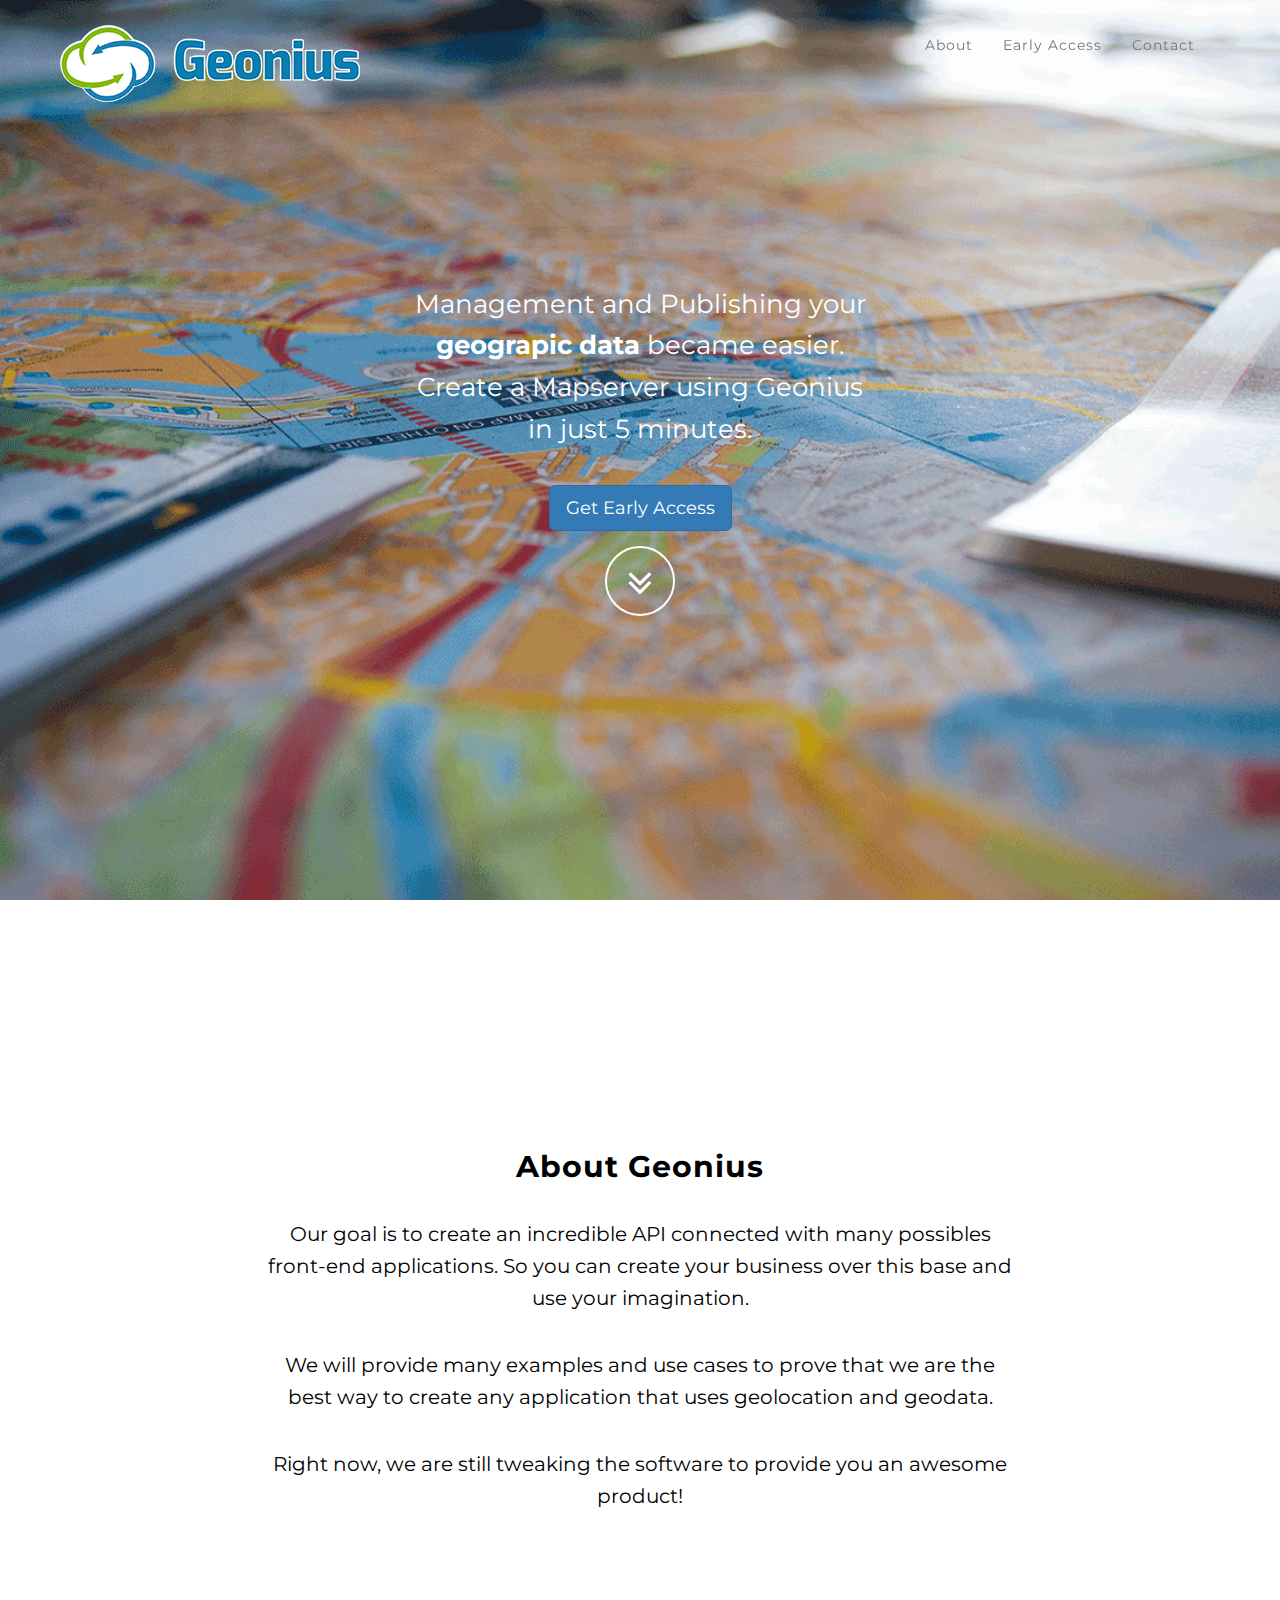
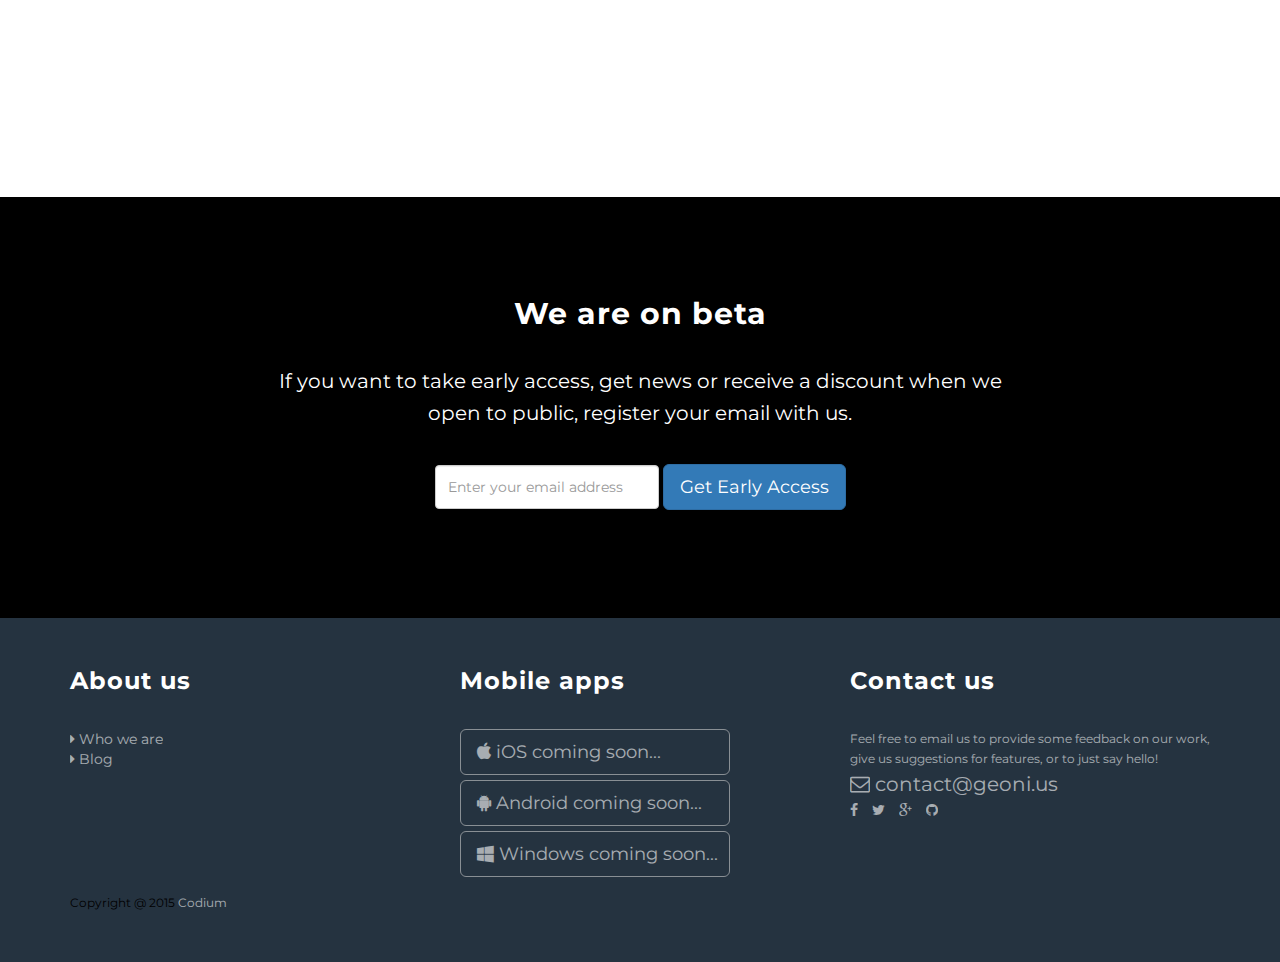
<file: old/index.html>
<!DOCTYPE html>
<html lang="en">

<head>

    <meta charset="utf-8">
    <meta http-equiv="X-UA-Compatible" content="IE=edge">
    <meta name="viewport" content="width=device-width, initial-scale=1">
    <meta name="description" content="">
    <meta name="author" content="">

    <title>Geonius</title>

    <!-- Bootstrap Core CSS -->
    <link href="css/bootstrap.min.css" rel="stylesheet">

    <!-- Custom CSS -->
    <link href="css/styles.css" rel="stylesheet">

    <!-- Custom Fonts -->
    <link href="font-awesome/css/font-awesome.min.css" rel="stylesheet" type="text/css">
    <link href="http://fonts.googleapis.com/css?family=Montserrat:400,700" rel="stylesheet" type="text/css">

    <!-- HTML5 Shim and Respond.js IE8 support of HTML5 elements and media queries -->
    <!-- WARNING: Respond.js doesn't work if you view the page via file:// -->
    <!--[if lt IE 9]>
        <script src="https://oss.maxcdn.com/libs/html5shiv/3.7.0/html5shiv.js"></script>
        <script src="https://oss.maxcdn.com/libs/respond.js/1.4.2/respond.min.js"></script>
    <![endif]-->

</head>

<body id="page-top" data-spy="scroll" data-target=".navbar-fixed-top">
    <script>
      (function(i,s,o,g,r,a,m){i['GoogleAnalyticsObject']=r;i[r]=i[r]||function(){
      (i[r].q=i[r].q||[]).push(arguments)},i[r].l=1*new Date();a=s.createElement(o),
      m=s.getElementsByTagName(o)[0];a.async=1;a.src=g;m.parentNode.insertBefore(a,m)
      })(window,document,'script','//www.google-analytics.com/analytics.js','ga');

      ga('create', 'UA-61591142-1', 'auto');
      ga('send', 'pageview');

    </script>
    <!-- Navigation -->
    <nav class="navbar navbar-custom navbar-fixed-top" role="navigation">
        <div class="container">
            <div class="navbar-header">
                <button type="button" class="navbar-toggle" data-toggle="collapse" data-target=".navbar-main-collapse">
                    <i class="fa fa-bars"></i>
                </button>
                <a class="navbar-brand page-scroll" href="#page-top">
                    <img src="img/logo-300.png" alt="Geonius">
                </a>
            </div>

            <!-- Collect the nav links, forms, and other content for toggling -->
            <div class="collapse navbar-collapse navbar-right navbar-main-collapse">
                <ul class="nav navbar-nav">
                    <!-- Hidden li included to remove active class from about link when scrolled up past about section -->
                    <li class="hidden">
                        <a href="#page-top"></a>
                    </li>
                    <li>
                        <a class="page-scroll" href="#about">About</a>
                    </li>
                    <li>
                        <a class="page-scroll" href="#earlyaccess">Early Access</a>
                    </li>
                    <li>
                        <a class="page-scroll" href="#contact">Contact</a>
                    </li>
                </ul>
            </div>
            <!-- /.navbar-collapse -->
        </div>
        <!-- /.container -->
    </nav>

    <!-- Intro Header -->
    <header class="intro">
        <div class="intro-body">
            <div class="container">
                <div class="row">
                    <div class="col-md-8 col-md-offset-2">
                        <p class="intro-text">Management and Publishing your <br><b>geograpic data</b> became easier.<br>
                            Create a Mapserver using Geonius<br>in just 5 minutes.</p>
                        <a href="#earlyaccess" class="btn btn-primary btn-lg">Get Early Access</a><br>
                        <a href="#about" class="btn btn-circle page-scroll">
                            <i class="fa fa-angle-double-down animated"></i>
                        </a>
                    </div>
                </div>
            </div>
        </div>
    </header>

    <!-- About Section -->
    <section id="about" class="container content-section text-center">
        <div class="row">
            <div class="col-lg-8 col-lg-offset-2">
                <h2 style="color: #000;">About Geonius</h2>
                <p>Our goal is to create an incredible API connected with many possibles front-end applications. So you can create your business over this base and use your imagination.</p>
                <p>We will provide many examples and use cases to prove that we are the best way to create any application that uses geolocation and geodata.</p>
                <p>Right now, we are still tweaking the software to provide you an awesome product!</p>
            </div>
        </div>
    </section>

    <!-- earlyaccess Section -->
    <section id="earlyaccess" class="content-section text-center">
        <div class="earlyaccess-section">
            <div class="container">
                <div class="col-lg-8 col-lg-offset-2">
                    <h2>We are on beta</h2>
                    <p>If you want to take early access, get news or receive a discount when we open to public, register your email with us.</p>
                    <form class="signup-form navbar-form" action="//obanzo.us3.list-manage.com/subscribe/post?u=b7a7da161caf51acefacabe6e&amp;id=9b988d3ab6" method="POST" accept-charset="utf-8">
                        <div class="form-group">
                            <input type="text" name="EMAIL" id="mce-EMAIL" placeholder="Enter your email address" class="form-control" required>
                            <div style="position: absolute; left: -5000px;"><input type="text" name="b_b7a7da161caf51acefacabe6e_9b988d3ab6" tabindex="-1" value=""></div>
                        </div>   
                        <button class="btn btn-primary btn-lg" type="submit">Get Early Access</button>
                    </form>
                </div>
            </div>
        </div>
    </section>

    <footer id="contact" class="footer">
        <div class="footer-content">
            <div class="container">
                <div class="row">
                    <div class="footer-col links col-md-4 col-sm-4 col-xs-12">
                        <div class="footer-col-inner">
                            <h3 class="title">About us</h3>
                            <ul class="list-unstyled">
                                <li><a href="http://codium.com.br/"><i class="fa fa-caret-right"></i> Who we are</a></li>
                                <li><a href="#"><i class="fa fa-caret-right"></i> Blog</a></li>
                            </ul>
                        </div><!--//footer-col-inner-->
                    </div><!--//foooter-col-->
                    
                    <div class="footer-col download col-md-4 col-sm-4 col-xs-12">
                        <div class="footer-col-inner">
                            <h3 class="title">Mobile apps</h3>
                            <ul class="list-unstyled download-list">
                                <li><a href="#" class="btn btn-lg btn-default btn-ghost"><i class="fa fa-apple"></i><span class="text"> iOS coming soon...</span> </a></li>
                                <li><a href="#" class="btn btn-lg btn-default btn-ghost"><i class="fa fa-android"></i><span class="text"> Android coming soon...</span></a></li>
                                <li><a href="#" class="btn btn-lg btn-default btn-ghost"><i class="fa fa-windows"></i><span class="text"> Windows coming soon...</span></a></li>
                            </ul>
                        </div><!--//footer-col-inner-->
                    </div><!--//download-->
                    <div class="footer-col contact col-md-4 col-sm-4 col-xs-12">
                        <div class="footer-col-inner">
                            <h3 class="title">Contact us</h3>
                            <p class="adr clearfix">
                            <p style="font-size: 12px;color: #fff;opacity: 0.6;">Feel free to email us to provide some feedback on our work, give us suggestions for features, or to just say hello!</p>
                            <p class="email"><i class="fa fa-envelope-o" style="color: #fff;opacity: 0.6;"></i><a href="#"> contact@geoni.us</a></p>

                            <ul class="social list-inline">
                                <li><a target="_blank" href="https://www.facebook.com/geoniusmap"><i class="fa fa-facebook"></i></a></li>
                                <li><a target="_blank" href="https://twitter.com/geoniusmap"><i class="fa fa-twitter"></i></a></li>
                                <li><a target="_blank" href="https://plus.google.com/u/0/b/112946106736000483665/112946106736000483665"><i class="fa fa-google-plus"></i></a></li>
                                <li><a target="_blank" href="https://github.com/geonius"><i class="fa fa-github"></i></a></li>
                            </ul>
                        </div><!--//footer-col-inner-->
                    </div><!--//contact-->
                </div>
            </div><!--//container-->
        </div><!--//footer-content-->
        <div class="bottom-bar">
            <div class="container">
                <small class="copyright">Copyright @ 2015 <a target="_blank" href="http://codium.com.br/">Codium</a></small>                
            </div><!--//container-->
        </div><!--//bottom-bar-->
    </footer>


    <!-- jQuery -->
    <script src="js/jquery.js"></script>

    <!-- Bootstrap Core JavaScript -->
    <script src="js/bootstrap.min.js"></script>

    <!-- Plugin JavaScript -->
    <script src="js/jquery.easing.min.js"></script>

    <!-- Custom Theme JavaScript -->
    <script src="js/grayscale.js"></script>

</body>

</html>
</file>
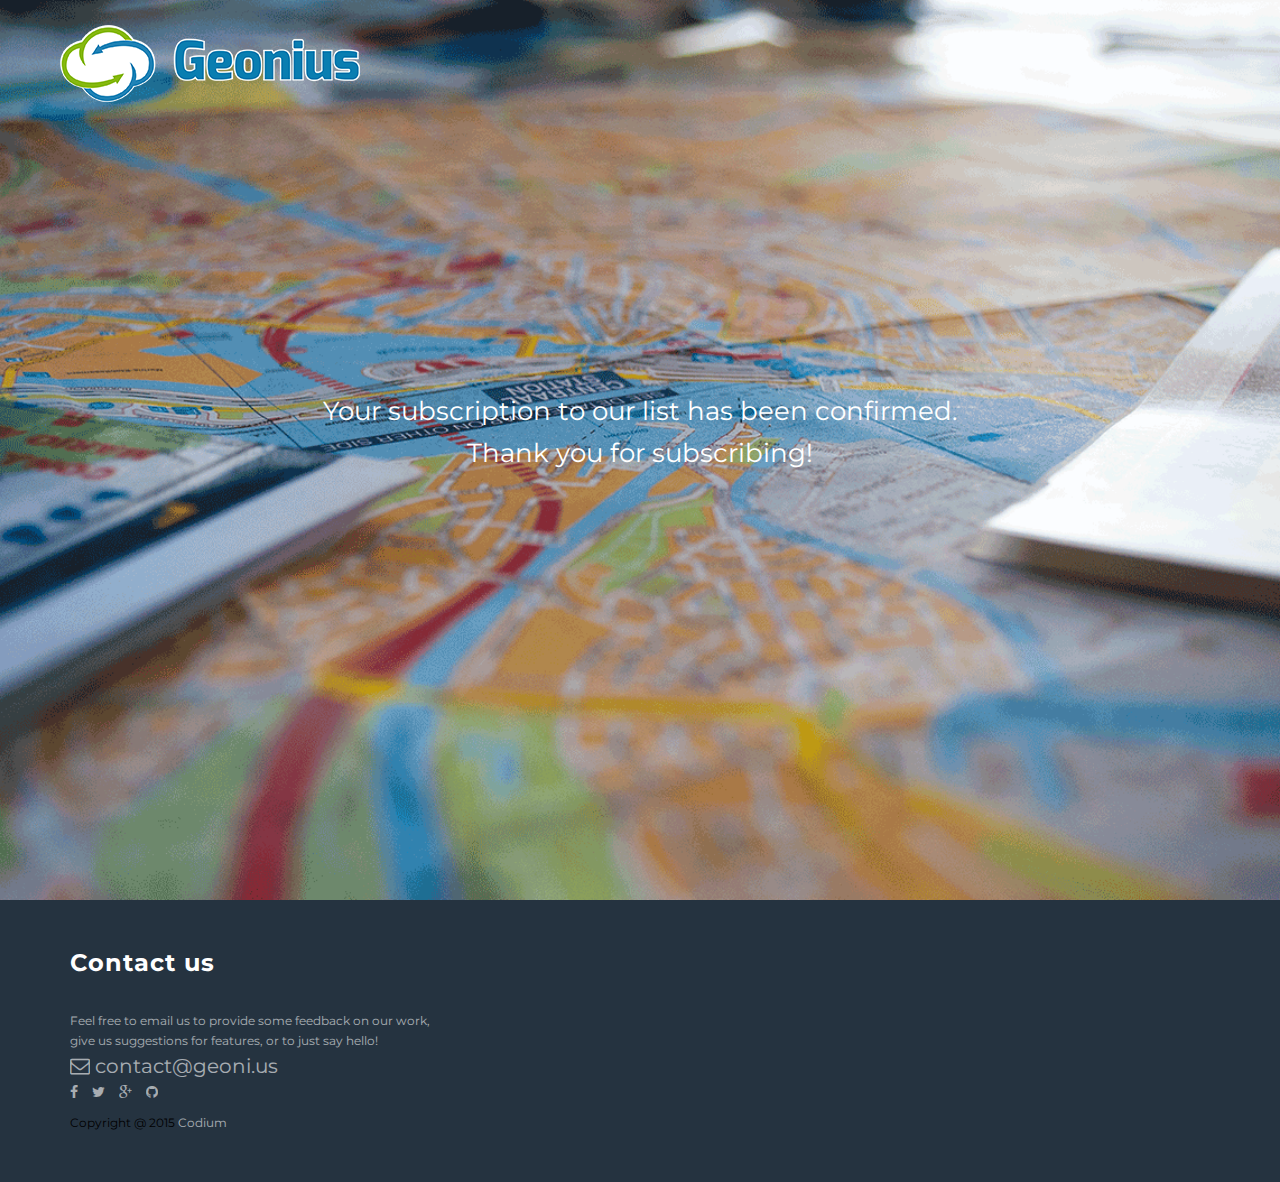
<file: old/confirmation.html>
<!DOCTYPE html>
<html lang="en">

<head>

    <meta charset="utf-8">
    <meta http-equiv="X-UA-Compatible" content="IE=edge">
    <meta name="viewport" content="width=device-width, initial-scale=1">
    <meta name="description" content="">
    <meta name="author" content="">

    <title>Geonius</title>

    <!-- Bootstrap Core CSS -->
    <link href="css/bootstrap.min.css" rel="stylesheet">

    <!-- Custom CSS -->
    <link href="css/styles.css" rel="stylesheet">

    <!-- Custom Fonts -->
    <link href="font-awesome/css/font-awesome.min.css" rel="stylesheet" type="text/css">
    <link href="http://fonts.googleapis.com/css?family=Montserrat:400,700" rel="stylesheet" type="text/css">

    <!-- HTML5 Shim and Respond.js IE8 support of HTML5 elements and media queries -->
    <!-- WARNING: Respond.js doesn't work if you view the page via file:// -->
    <!--[if lt IE 9]>
        <script src="https://oss.maxcdn.com/libs/html5shiv/3.7.0/html5shiv.js"></script>
        <script src="https://oss.maxcdn.com/libs/respond.js/1.4.2/respond.min.js"></script>
    <![endif]-->

<!-- Facebook Conversion Code for geonius_mail -->
<script>(function() {
  var _fbq = window._fbq || (window._fbq = []);
  if (!_fbq.loaded) {
    var fbds = document.createElement('script');
    fbds.async = true;
    fbds.src = '//connect.facebook.net/en_US/fbds.js';
    var s = document.getElementsByTagName('script')[0];
    s.parentNode.insertBefore(fbds, s);
    _fbq.loaded = true;
  }
})();
window._fbq = window._fbq || [];
window._fbq.push(['track', '6024209334744', {'value':'0.01','currency':'USD'}]);
</script>
<noscript><img height="1" width="1" alt="" style="display:none" src="https://www.facebook.com/tr?ev=6024209334744&amp;cd[value]=0.01&amp;cd[currency]=USD&amp;noscript=1" /></noscript>

</head>

<body id="page-top" data-spy="scroll" data-target=".navbar-fixed-top">
    <script>
      (function(i,s,o,g,r,a,m){i['GoogleAnalyticsObject']=r;i[r]=i[r]||function(){
      (i[r].q=i[r].q||[]).push(arguments)},i[r].l=1*new Date();a=s.createElement(o),
      m=s.getElementsByTagName(o)[0];a.async=1;a.src=g;m.parentNode.insertBefore(a,m)
      })(window,document,'script','//www.google-analytics.com/analytics.js','ga');

      ga('create', 'UA-61591142-1', 'auto');
      ga('send', 'pageview');

    </script>
    <!-- Navigation -->
    <nav class="navbar navbar-custom navbar-fixed-top" role="navigation">
        <div class="container">
            <div class="navbar-header">
                <button type="button" class="navbar-toggle" data-toggle="collapse" data-target=".navbar-main-collapse">
                    <i class="fa fa-bars"></i>
                </button>
                <a class="navbar-brand page-scroll" href="#page-top">
                    <img src="img/logo-300.png" alt="Geonius">
                </a>
            </div>

        </div>
        <!-- /.container -->
    </nav>

    <!-- Intro Header -->
    <header class="intro">
        <div class="intro-body">
            <div class="container">
                <div class="row">
                    <div class="col-md-8 col-md-offset-2">
                        <p class="intro-text">Your subscription to our list has been confirmed.<br>
                            Thank you for subscribing!
                    </div>
                </div>
            </div>
        </div>
    </header>

    <footer id="contact" class="footer">
        <div class="footer-content">
            <div class="container">
                <div class="row">
                    <div class="footer-col contact col-md-4 col-sm-4 col-xs-12">
                        <div class="footer-col-inner">
                            <h3 class="title">Contact us</h3>
                            <p class="adr clearfix">
                            <p style="font-size: 12px;color: #fff;opacity: 0.6;">Feel free to email us to provide some feedback on our work, give us suggestions for features, or to just say hello!</p>
                            <p class="email"><i class="fa fa-envelope-o" style="color: #fff;opacity: 0.6;"></i><a href="#"> contact@geoni.us</a></p>

                            <ul class="social list-inline">
                                <li><a target="_blank" href="https://www.facebook.com/geoniusmap"><i class="fa fa-facebook"></i></a></li>
                                <li><a target="_blank" href="https://twitter.com/geoniusmap"><i class="fa fa-twitter"></i></a></li>
                                <li><a target="_blank" href="https://plus.google.com/u/0/b/112946106736000483665/112946106736000483665"><i class="fa fa-google-plus"></i></a></li>
                                <li><a target="_blank" href="https://github.com/geonius"><i class="fa fa-github"></i></a></li>
                            </ul>
                        </div><!--//footer-col-inner-->
                    </div><!--//contact-->
                </div>
            </div><!--//container-->
        </div><!--//footer-content-->
        <div class="bottom-bar">
            <div class="container">
                <small class="copyright">Copyright @ 2015 <a target="_blank" href="http://codium.com.br/">Codium</a></small>                
            </div><!--//container-->
        </div><!--//bottom-bar-->
    </footer>


    <!-- jQuery -->
    <script src="js/jquery.js"></script>

    <!-- Bootstrap Core JavaScript -->
    <script src="js/bootstrap.min.js"></script>

    <!-- Plugin JavaScript -->
    <script src="js/jquery.easing.min.js"></script>

    <!-- Custom Theme JavaScript -->
    <script src="js/grayscale.js"></script>

</body>

</html>
</file>
<file: old/css/styles.css>
/*!
 * Start Bootstrap - Grayscale Bootstrap Theme (http://startbootstrap.com)
 * Code licensed under the Apache License v2.0.
 * For details, see http://www.apache.org/licenses/LICENSE-2.0.
 */

body {
    width: 100%;
    height: 100%;
    font-family: Montserrat,"Helvetica Neue",Helvetica,Arial,sans-serif;
    color: #000;
    background-color: #fff;
}

html {
    width: 100%;
    height: 100%;
}

h1,
h2,
h3,
h4,
h5,
h6 {
    margin: 0 0 35px;
    /*text-transform: uppercase;*/
    font-family: Montserrat,"Helvetica Neue",Helvetica,Arial,sans-serif;
    font-weight: 700;
    letter-spacing: 1px;
    color: #fff;
}

p {
    margin: 0 0 25px;
    font-size: 18px;
    line-height: 1.5;
}

.footer .download .download-list li .btn-ghost {
  opacity: 0.6;
  text-align: left;
  width: 270px;
  margin-bottom: 5px;
}

.footer .download .download-list li .btn-ghost:hover {
  opacity: 1;
}

footer {
    background-color: #253340;
}
@media(min-width:768px) {
    p {
        margin: 0 0 35px;
        font-size: 20px;
        line-height: 1.6;
    }
}



a {
    color: #253340;
    -webkit-transition: all .2s ease-in-out;
    -moz-transition: all .2s ease-in-out;
    transition: all .2s ease-in-out;
}

footer a {
    color: #fff;
    opacity: 0.6;
}

footer a:hover {
    color: #fff;
    opacity: 1;
}

.form-control {
    height: 44px;
}
a:hover,
a:focus {
    text-decoration: none;
    color: #1d9b6c;
}

.light {
    font-weight: 400;
}

.navbar-custom {
    margin-bottom: 0;
    border-bottom: 1px solid rgba(255,255,255,.3);
    /*text-transform: uppercase;*/
    font-family: Montserrat,"Helvetica Neue",Helvetica,Arial,sans-serif;
    background-color: #fff;
}

.navbar-custom .navbar-brand {
    font-weight: 700;
}

.navbar-brand {
    padding: 5px;
}

.navbar { min-height: 70px;}

.navbar-custom .navbar-brand:focus {
    outline: 0;
}

.navbar-custom .navbar-brand .navbar-toggle {
    padding: 0px 6px;
    font-size: 16px;
    color: #000;
}

.navbar-custom .navbar-brand .navbar-toggle:focus,
.navbar-custom .navbar-brand .navbar-toggle:active {
    outline: 0;
}

.navbar-custom a {
    color: #777777;
}

.navbar-custom .nav li a {
    -webkit-transition: background .3s ease-in-out;
    -moz-transition: background .3s ease-in-out;
    transition: background .3s ease-in-out;
}

.navbar-custom .nav li a:hover {
    outline: 0;
    color: black;
    background-color: transparent;
}

.navbar-custom .nav li a:focus,
.navbar-custom .nav li a:active {
    outline: 0;
    background-color: transparent;
}

.navbar-custom .nav li.active {
    outline: 0;
}

.navbar-custom .nav li.active a {
    background-color: rgba(0,0,0,.1);
}

.navbar-custom .nav li.active a:hover {
    color: #fff;
}

@media(min-width:768px) {
    .navbar-custom {
        padding: 20px 0;
        border-bottom: 0;
        letter-spacing: 1px;
        background: 0 0;
        -webkit-transition: background .5s ease-in-out,padding .5s ease-in-out;
        -moz-transition: background .5s ease-in-out,padding .5s ease-in-out;
        transition: background .5s ease-in-out,padding .5s ease-in-out;
    }

    .navbar-custom.top-nav-collapse {
        padding: 0;
        border-bottom: 1px solid rgba(255,255,255,.3);
        background: #fff;
    }
}

.intro {
    display: table;
    width: 100%;
    height: auto;
    padding: 100px 0;
    text-align: center;
    color: #fff;
    background: url(../img/intro-bg.png) no-repeat bottom center fixed;
    background-color: #000;
    -webkit-background-size: cover;
    -moz-background-size: cover;
    background-size: cover;
    -o-background-size: cover;
}

.intro .intro-body {
    display: table-cell;
    vertical-align: middle;
}

.intro .intro-body .brand-heading {
    font-size: 40px;
}

.intro .intro-body .intro-text {
    font-size: 18px;
}

@media(min-width:768px) {
    .intro {
        height: 100%;
        padding: 0;
    }

    .intro .intro-body .brand-heading {
        font-size: 100px;
    }

    .intro .intro-body .intro-text {
        font-size: 26px;
    }
}

.btn-circle {
    width: 70px;
    height: 70px;
    margin-top: 15px;
    padding: 7px 16px;
    border: 2px solid #fff;
    border-radius: 100%!important;
    font-size: 40px;
    color: #fff;
    background: 0 0;
    -webkit-transition: background .3s ease-in-out;
    -moz-transition: background .3s ease-in-out;
    transition: background .3s ease-in-out;
}

.btn-circle:hover,
.btn-circle:focus {
    outline: 0;
    color: #fff;
    background: rgba(255,255,255,.1);
}

.btn-circle i.animated {
    -webkit-transition-property: -webkit-transform;
    -webkit-transition-duration: 1s;
    -moz-transition-property: -moz-transform;
    -moz-transition-duration: 1s;
}

.btn-circle:hover i.animated {
    -webkit-animation-name: pulse;
    -moz-animation-name: pulse;
    -webkit-animation-duration: 1.5s;
    -moz-animation-duration: 1.5s;
    -webkit-animation-iteration-count: infinite;
    -moz-animation-iteration-count: infinite;
    -webkit-animation-timing-function: linear;
    -moz-animation-timing-function: linear;
}

@-webkit-keyframes pulse {    
    0 {
        -webkit-transform: scale(1);
        transform: scale(1);
    }

    50% {
        -webkit-transform: scale(1.2);
        transform: scale(1.2);
    }

    100% {
        -webkit-transform: scale(1);
        transform: scale(1);
    }
}

@-moz-keyframes pulse {    
    0 {
        -moz-transform: scale(1);
        transform: scale(1);
    }

    50% {
        -moz-transform: scale(1.2);
        transform: scale(1.2);
    }

    100% {
        -moz-transform: scale(1);
        transform: scale(1);
    }
}

.content-section {
    padding-top: 100px;
}

.earlyaccess-section {
    width: 100%;
    padding: 50px 0;
    color: #fff;
    background: url(../img/map-bg2.jpg) no-repeat center center fixed;
    background-color: #000;
    -webkit-background-size: cover;
    -moz-background-size: cover;
    background-size: cover;
    -o-background-size: cover;
}

#map {
    width: 100%;
    height: 200px;
    margin-top: 100px;
}

@media(min-width:767px) {
    .content-section {
        padding-top: 250px;
    }

    .earlyaccess-section {
        padding: 100px 0;
    }

    #map {
        height: 400px;
        margin-top: 250px;
    }
}

.btn {
    /*border-radius: 0;
    text-transform: uppercase;*/
    font-family: Montserrat,"Helvetica Neue",Helvetica,Arial,sans-serif;
    font-weight: 400;
    -webkit-transition: all .3s ease-in-out;
    -moz-transition: all .3s ease-in-out;
    transition: all .3s ease-in-out;
}

.btn-default {
    /*border: 1px solid #42dca3;*/
    color: #fff;
    background-color: transparent;
}

.btn-default:hover,
.btn-default:focus {
    /*border: 1px solid #42dca3;*/
    background-color: #8da6db;
    color: #fff;
    opacity: 0;
    /*color: #000;
    outline: 0;*/
}

ul.banner-social-buttons {
    margin-top: 0;
}

@media(max-width:1199px) {
    ul.banner-social-buttons {
        margin-top: 15px;
    }
}

@media(max-width:767px) {
    ul.banner-social-buttons li {
        display: block;
        margin-bottom: 20px;
        padding: 0;
    }

    ul.banner-social-buttons li:last-child {
        margin-bottom: 0;
    }
}

footer {
    padding: 50px 0;
}

footer p {
    margin: 0;
}

::-moz-selection {
    text-shadow: none;
    background: #fcfcfc;
    background: rgba(255,255,255,.2);
}

::selection {
    text-shadow: none;
    background: #fcfcfc;
    background: rgba(255,255,255,.2);
}

img::selection {
    background: 0 0;
}

img::-moz-selection {
    background: 0 0;
}

body {
    webkit-tap-highlight-color: rgba(255,255,255,.2);
}
</file>
